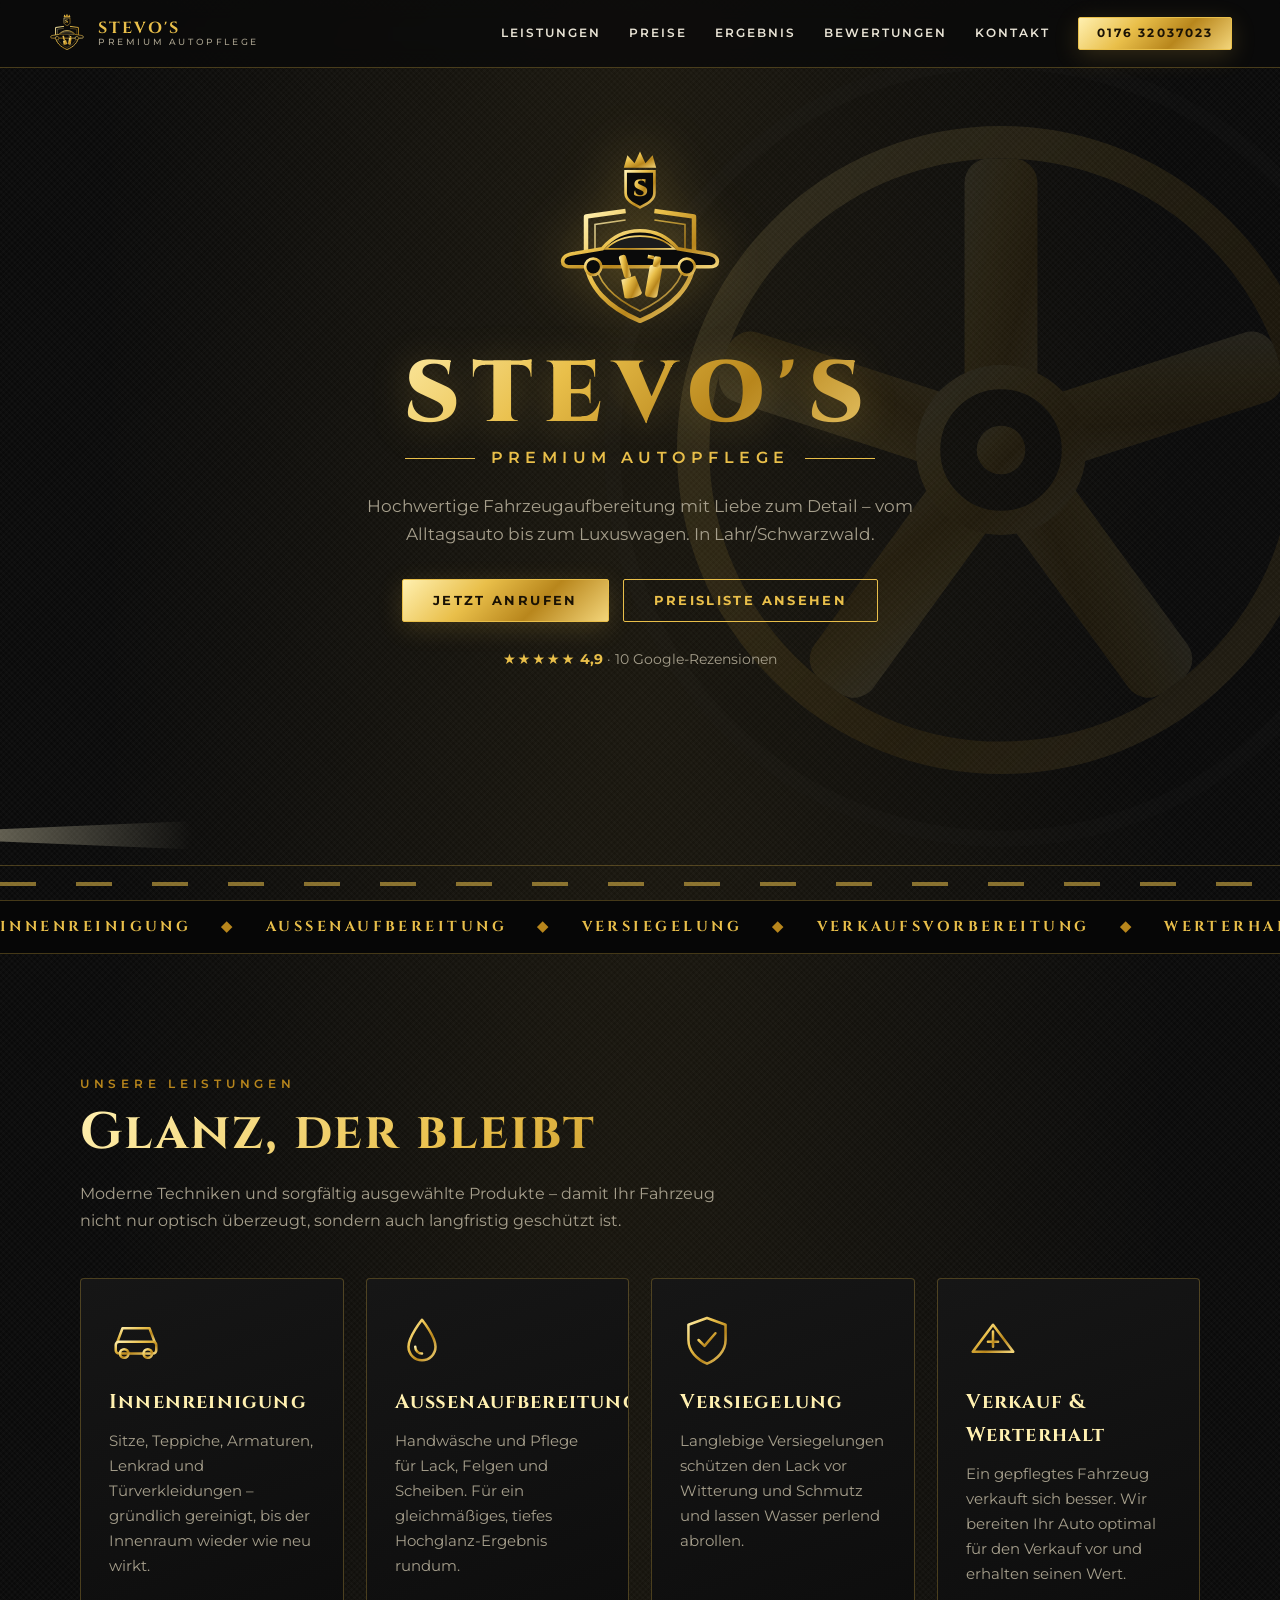
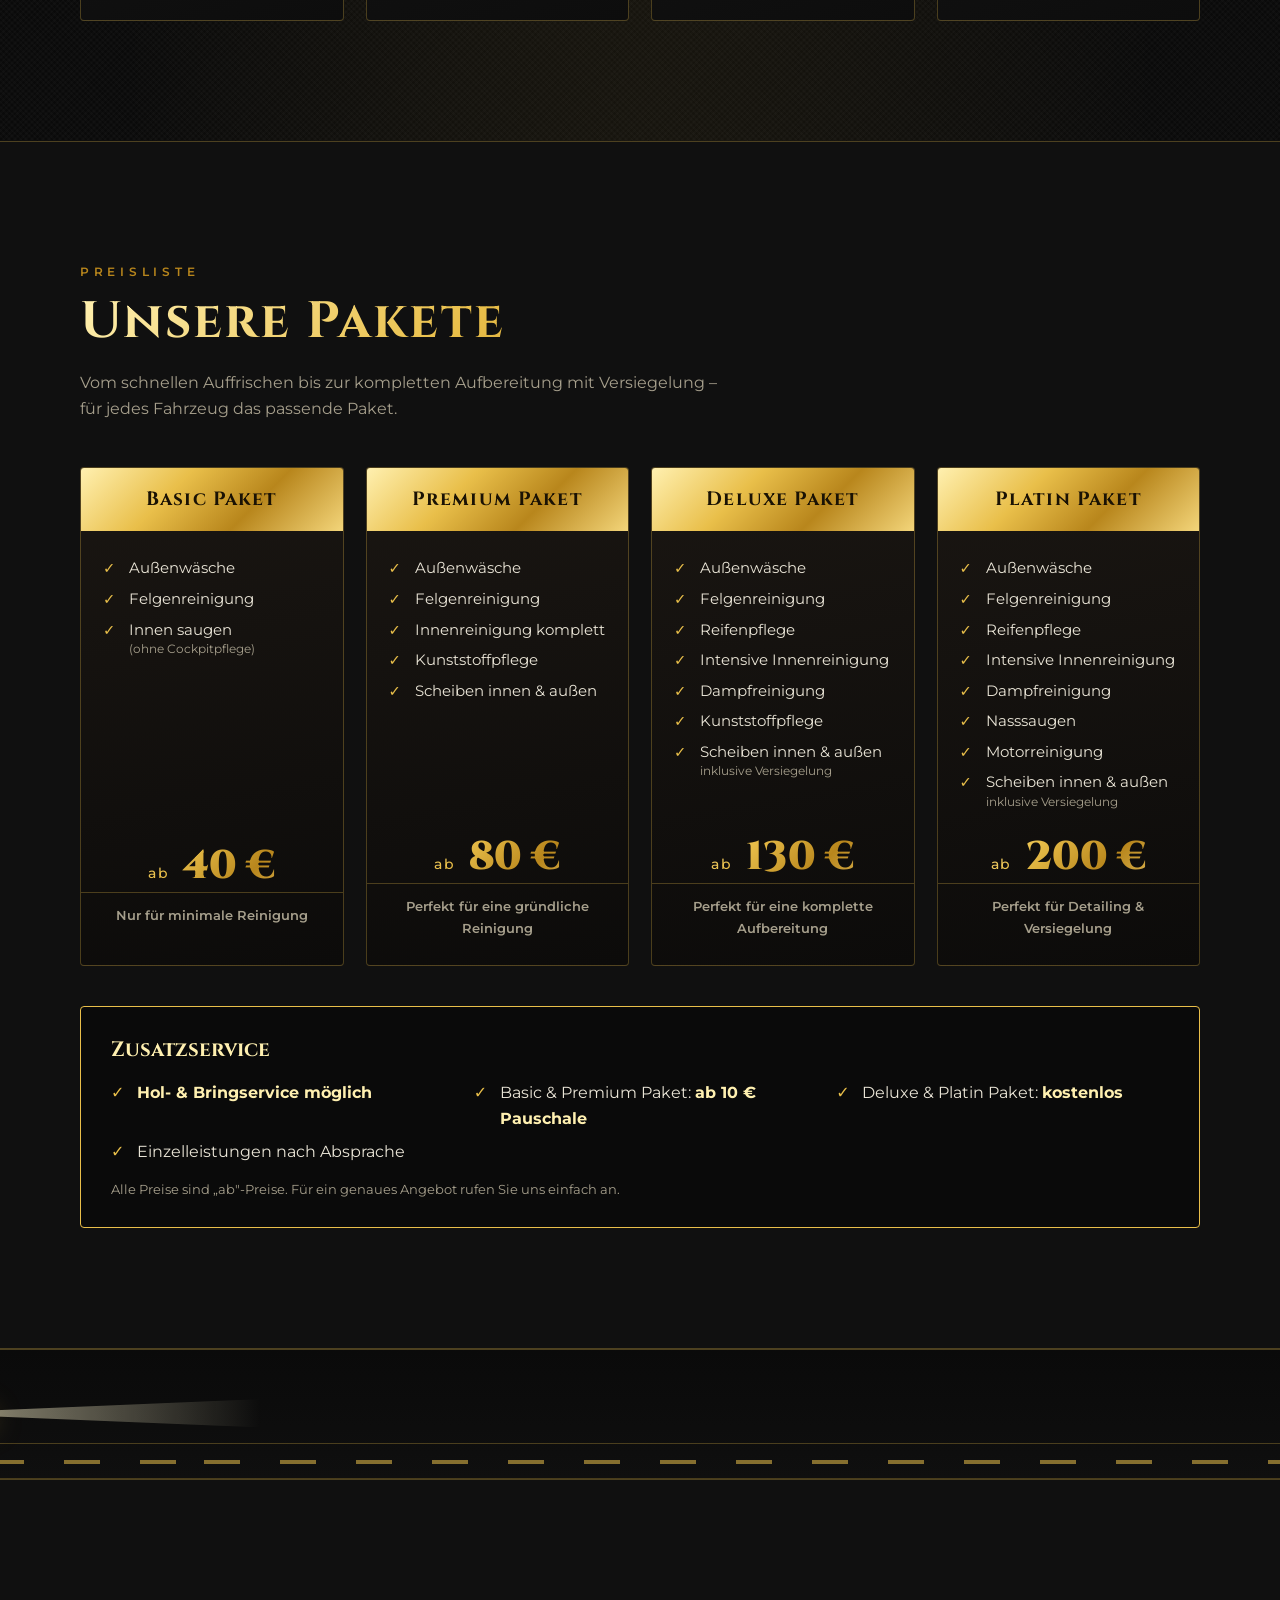
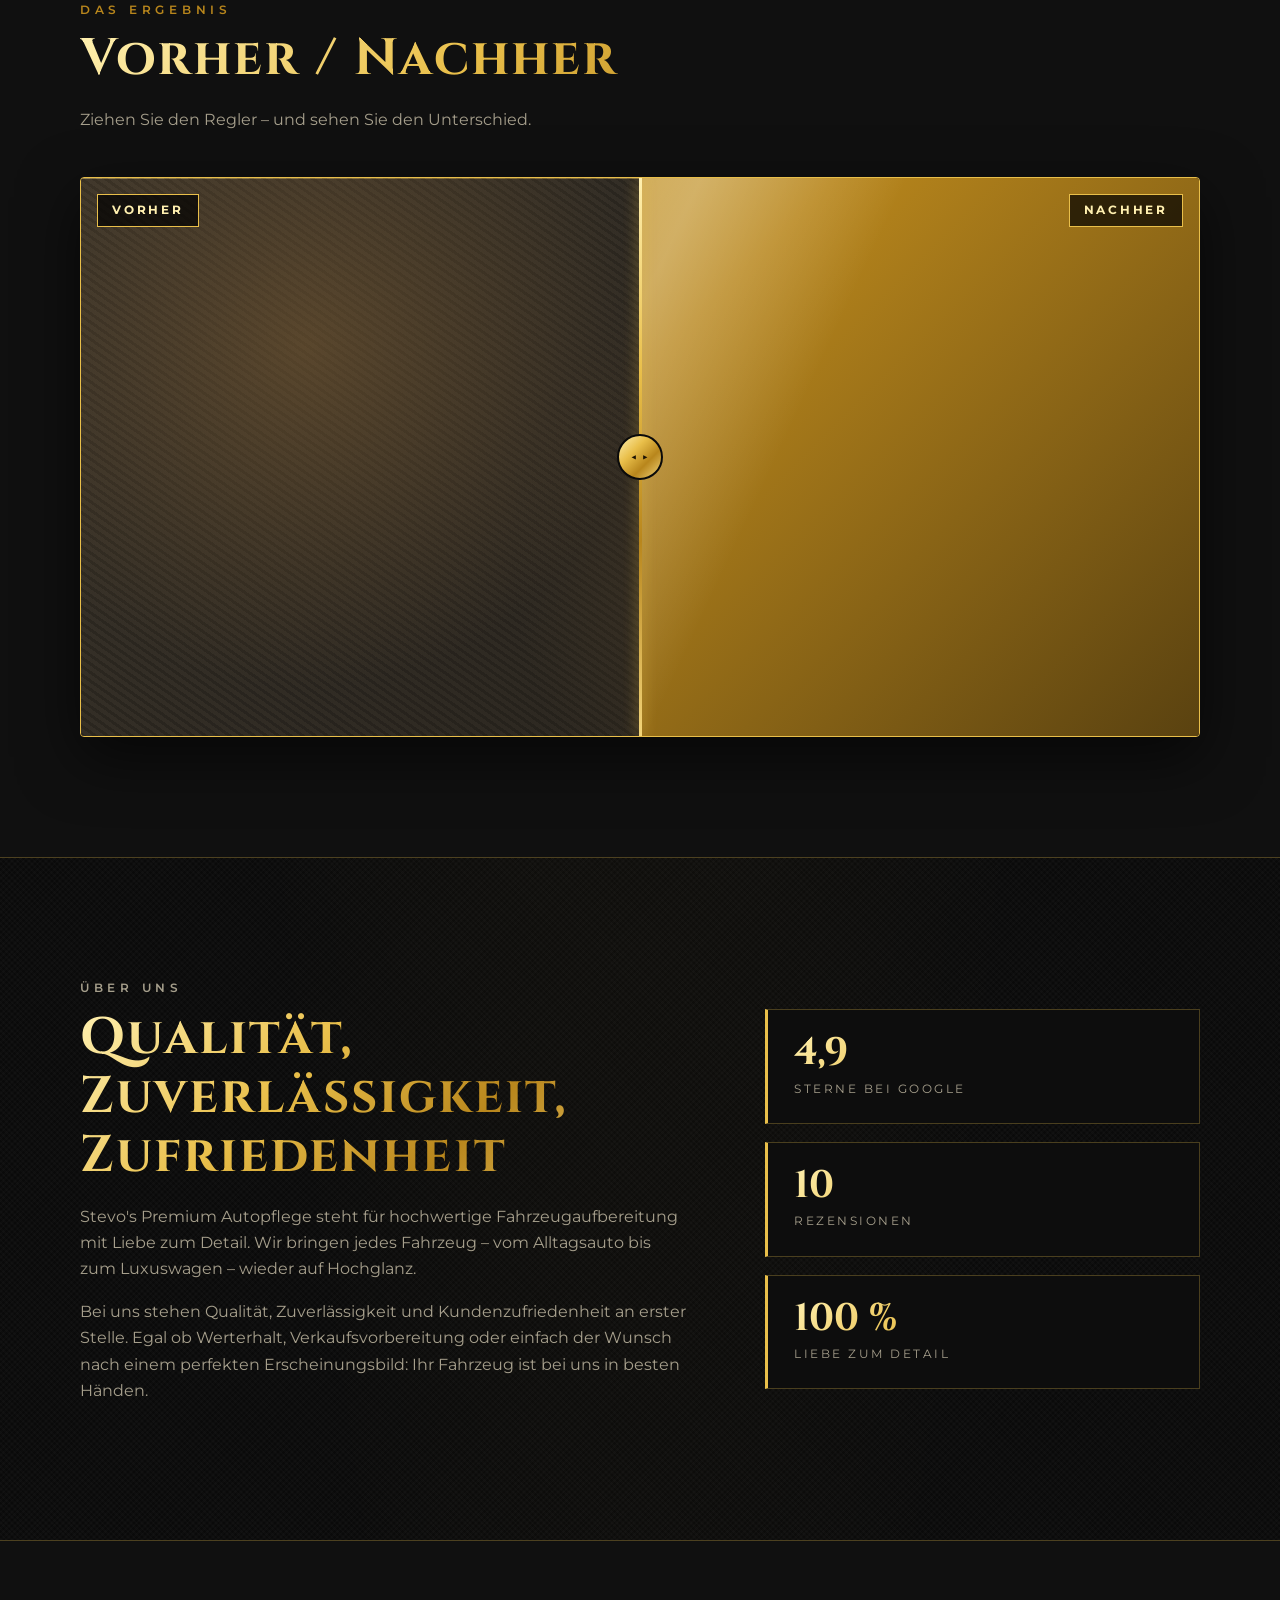
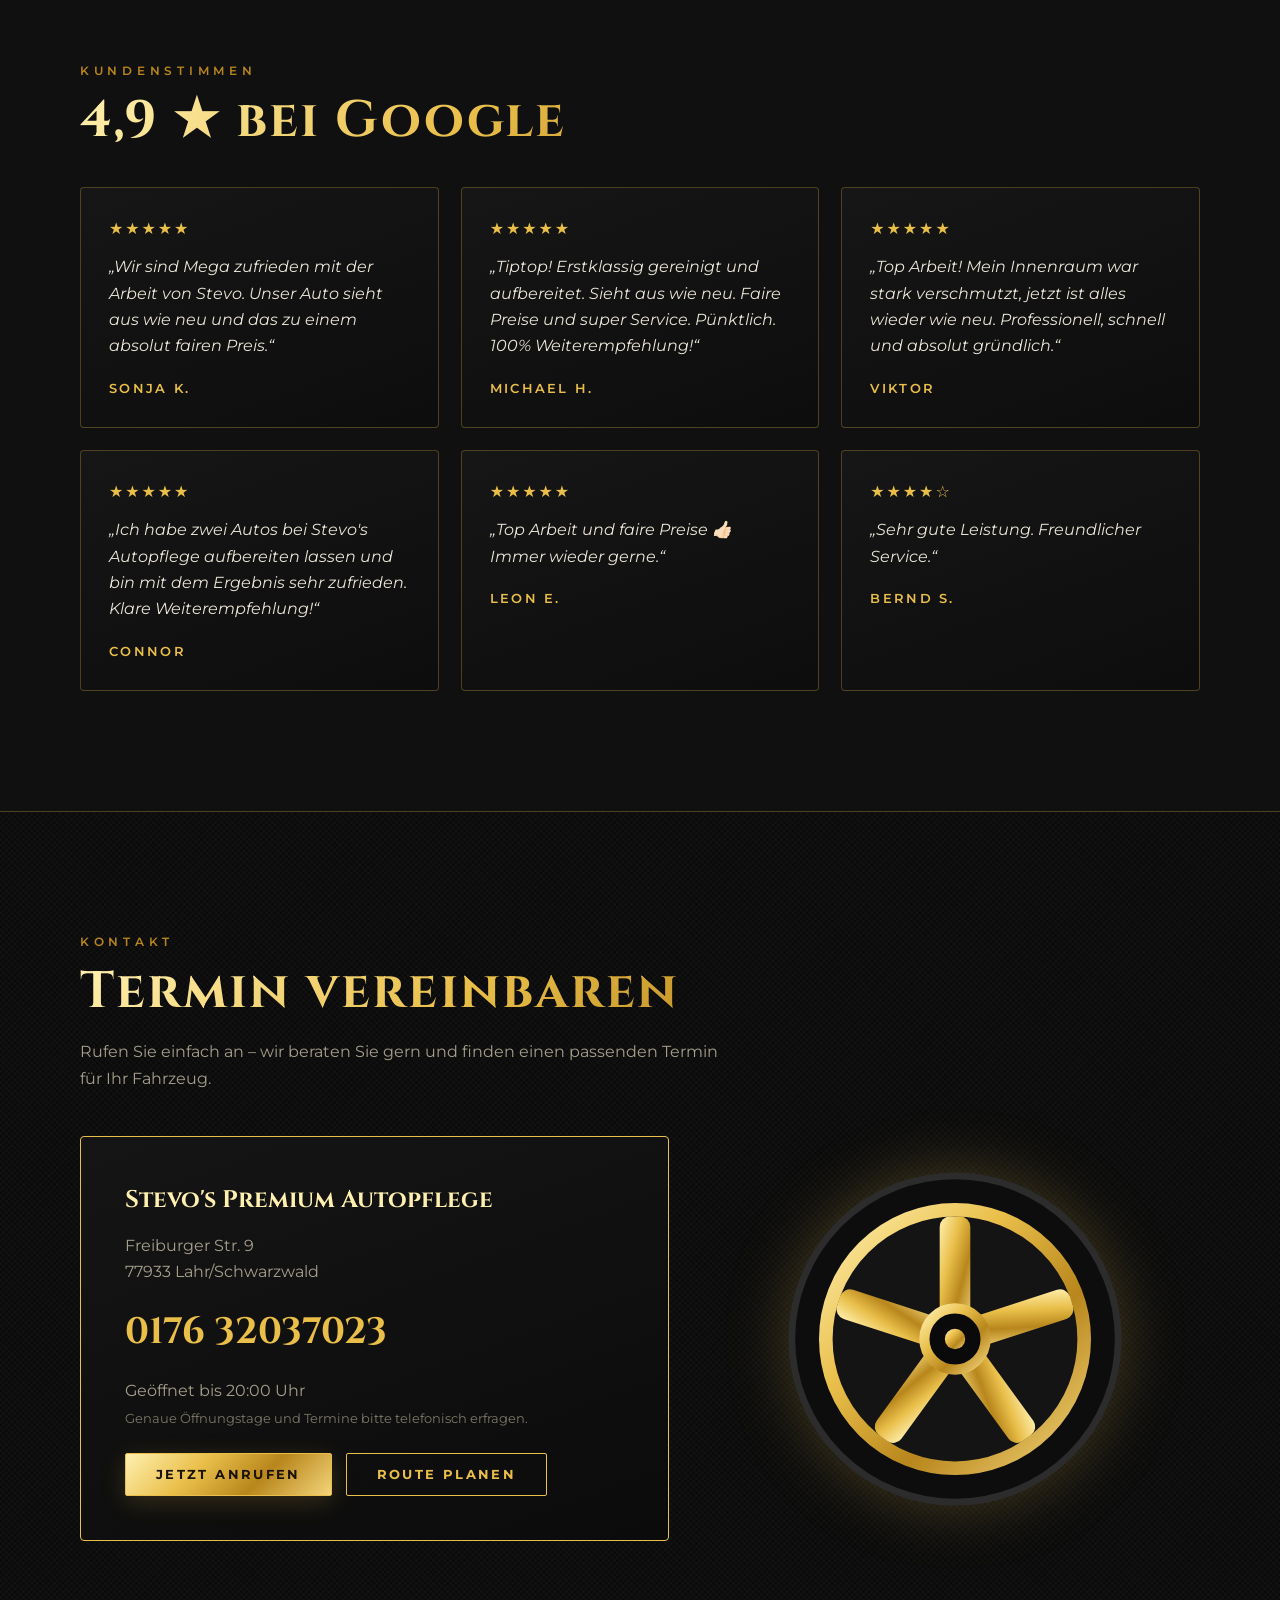
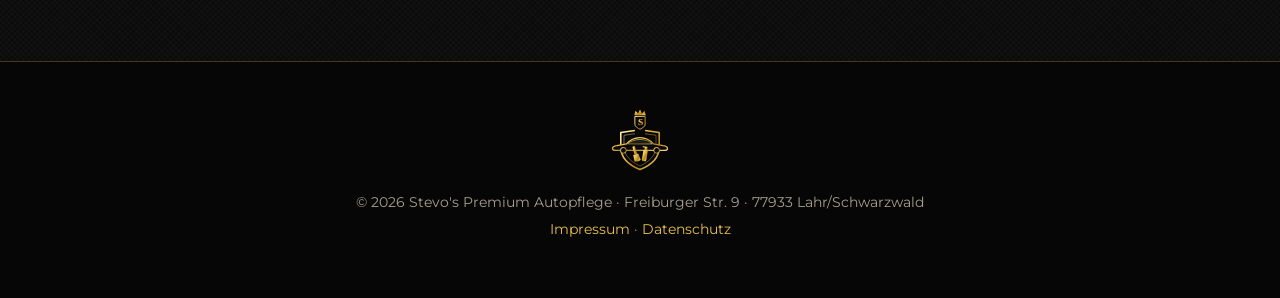
<file: index.html>
<!doctype html>
<html lang="de">
<head>
  <meta charset="utf-8">
  <meta name="viewport" content="width=device-width, initial-scale=1">
  <title>Stevo's Premium Autopflege – Fahrzeugaufbereitung in Lahr</title>
  <meta name="description" content="Stevo's Premium Autopflege in Lahr/Schwarzwald: Innen- und Außenreinigung, Aufbereitung und langlebige Versiegelung. 4,9 ★ bei Google. Jetzt anrufen: 0176 32037023.">
  <meta name="theme-color" content="#0a0a0a">
  <link rel="preconnect" href="https://fonts.googleapis.com">
  <link rel="preconnect" href="https://fonts.gstatic.com" crossorigin>
  <link href="https://fonts.googleapis.com/css2?family=Cinzel:wght@500;700;900&family=Montserrat:wght@400;500;600;700&display=swap" rel="stylesheet">
  <link rel="stylesheet" href="css/style.css">
  <script>document.documentElement.classList.add('js')</script>
  <script type="application/ld+json">
  {
    "@context": "https://schema.org",
    "@type": "AutoWash",
    "name": "Stevo's Premium Autopflege",
    "telephone": "+49 176 32037023",
    "address": {
      "@type": "PostalAddress",
      "streetAddress": "Freiburger Str. 9",
      "postalCode": "77933",
      "addressLocality": "Lahr/Schwarzwald",
      "addressCountry": "DE"
    },
    "aggregateRating": { "@type": "AggregateRating", "ratingValue": "4.9", "reviewCount": "10" }
  }
  </script>
</head>
<body>

<!-- SVG-Sprite: Logo, Felge -->
<svg width="0" height="0" style="position:absolute" aria-hidden="true" focusable="false">
  <defs>
    <linearGradient id="gold" x1="0" y1="0" x2="1" y2="1">
      <stop offset="0" stop-color="#fff0b0"/>
      <stop offset=".35" stop-color="#e9bf4a"/>
      <stop offset=".65" stop-color="#b8861c"/>
      <stop offset="1" stop-color="#f3d57a"/>
    </linearGradient>
  </defs>

  <!-- Logo-Nachbau (später durch das Original-Logo ersetzen: assets/logo.png) -->
  <symbol id="logo" viewBox="0 0 200 215">
    <!-- Krone -->
    <path d="M82 22 L86 8 L94 17 L100 4 L106 17 L114 8 L118 22 Z" fill="url(#gold)"/>
    <!-- S-Wappen -->
    <path d="M84 26 H116 V50 C116 58 108 62 100 66 C92 62 84 58 84 50 Z" fill="#0a0a0a" stroke="url(#gold)" stroke-width="3"/>
    <text x="100" y="53" text-anchor="middle" font-family="Cinzel, serif" font-weight="900" font-size="26" fill="url(#gold)">S</text>
    <!-- Schild -->
    <path d="M84 70 L40 76 V122 C40 154 66 178 100 192 C134 178 160 154 160 122 V76 L116 70" fill="none" stroke="url(#gold)" stroke-width="5" stroke-linejoin="round"/>
    <path d="M84 80 L50 85 V121 C50 148 72 168 100 181 C128 168 150 148 150 121 V85 L116 80" fill="none" stroke="url(#gold)" stroke-width="1.8" opacity=".8"/>
    <!-- Auto-Silhouette -->
    <path d="M14 126 C14 120 20 118 28 117 L58 112 C68 100 82 92 100 92 C118 92 132 100 142 112 L172 117 C180 118 186 120 186 126 C186 130 182 132 176 132 H24 C18 132 14 130 14 126 Z" fill="#0a0a0a" stroke="url(#gold)" stroke-width="4" stroke-linejoin="round"/>
    <path d="M62 112 C72 102 86 98 100 98 C114 98 128 102 138 112 Z" fill="#1c1c1c" stroke="url(#gold)" stroke-width="2"/>
    <circle cx="48" cy="132" r="9" fill="#0a0a0a" stroke="url(#gold)" stroke-width="3"/>
    <circle cx="152" cy="132" r="9" fill="#0a0a0a" stroke="url(#gold)" stroke-width="3"/>
    <!-- Pinsel -->
    <g transform="rotate(-16 88 148)" fill="url(#gold)">
      <rect x="84" y="118" width="8" height="26" rx="3"/>
      <path d="M80 144 H96 L98 164 C98 168 80 168 78 164 Z"/>
    </g>
    <!-- Sprühflasche -->
    <g transform="rotate(10 114 148)" fill="url(#gold)">
      <rect x="108" y="130" width="14" height="36" rx="4"/>
      <rect x="111" y="120" width="8" height="12" rx="2"/>
      <path d="M111 120 H104 V124 H111 Z"/>
    </g>
  </symbol>

  <!-- Felge -->
  <symbol id="rim" viewBox="0 0 100 100">
    <circle cx="50" cy="50" r="48" fill="#0d0d0d" stroke="#2c2c2c" stroke-width="2"/>
    <circle cx="50" cy="50" r="38" fill="#141414" stroke="url(#gold)" stroke-width="4"/>
    <g fill="url(#gold)">
      <rect x="45.5" y="14" width="9" height="34" rx="3"/>
      <rect x="45.5" y="14" width="9" height="34" rx="3" transform="rotate(72 50 50)"/>
      <rect x="45.5" y="14" width="9" height="34" rx="3" transform="rotate(144 50 50)"/>
      <rect x="45.5" y="14" width="9" height="34" rx="3" transform="rotate(216 50 50)"/>
      <rect x="45.5" y="14" width="9" height="34" rx="3" transform="rotate(288 50 50)"/>
    </g>
    <circle cx="50" cy="50" r="9" fill="#0a0a0a" stroke="url(#gold)" stroke-width="3"/>
    <circle cx="50" cy="50" r="3" fill="url(#gold)"/>
  </symbol>

  <!-- Sportwagen (Karosserie) -->
  <symbol id="carbody" viewBox="0 0 400 120">
    <path d="M8 88 V76 C8 71 12 68 19 67 L60 59 C80 41 110 29 150 27 H232 C264 29 288 43 306 57 L372 65 C384 67 392 73 392 81 V88 H346 A36 36 0 0 0 274 88 H126 A36 36 0 0 0 54 88 Z"
          fill="#0e0e0e" stroke="url(#gold)" stroke-width="3" stroke-linejoin="round"/>
    <path d="M72 60 C90 45 116 36 150 34 H230 C256 36 274 47 292 59 Z" fill="#1c1c1c" stroke="url(#gold)" stroke-width="2"/>
    <path d="M168 34 L160 59 M222 34 L226 59" stroke="url(#gold)" stroke-width="2"/>
    <path d="M30 74 H370" stroke="url(#gold)" stroke-width="1.5" opacity=".7"/>
    <path d="M8 76 L-4 64 H26 L30 70" fill="#0e0e0e" stroke="url(#gold)" stroke-width="2.5" stroke-linejoin="round"/>
    <path d="M366 72 L392 76 L388 70 Z" fill="#fff6cf"/>
    <rect x="12" y="73" width="14" height="4" rx="2" fill="#ff3b30"/>
  </symbol>
</svg>

<!-- Intro: drehende Felge (reines CSS, blendet sich selbst aus) -->
<div class="intro" aria-hidden="true">
  <svg class="intro__rim"><use href="#rim"/></svg>
</div>

<header class="nav" id="top">
  <a class="nav__brand" href="#top" aria-label="Stevo's Premium Autopflege – Startseite">
    <svg class="nav__logo" viewBox="0 0 200 215"><use href="#logo"/></svg>
    <span>Stevo's <small>Premium Autopflege</small></span>
  </a>
  <button class="nav__toggle" aria-label="Menü" aria-expanded="false"><span></span><span></span><span></span></button>
  <nav class="nav__links" id="menu">
    <a href="#leistungen">Leistungen</a>
    <a href="#preise">Preise</a>
    <a href="#ergebnis">Ergebnis</a>
    <a href="#bewertungen">Bewertungen</a>
    <a href="#kontakt">Kontakt</a>
    <a class="btn btn--small" href="tel:+4917632037023">0176 32037023</a>
  </nav>
</header>

<main>
  <!-- HERO -->
  <section class="hero">
    <svg class="hero__bgrim" id="bgrim" viewBox="0 0 100 100" aria-hidden="true"><use href="#rim"/></svg>
    <div class="sparkles" aria-hidden="true"></div>

    <div class="hero__inner">
      <button class="hero__logo" id="logoBtn" aria-label="Logo – klicken für eine Spritztour">
        <svg viewBox="0 0 200 215"><use href="#logo"/></svg>
      </button>
      <h1 class="gold-text">STEVO'S</h1>
      <p class="hero__sub"><span></span>PREMIUM AUTOPFLEGE<span></span></p>
      <p class="hero__lead">Hochwertige Fahrzeugaufbereitung mit Liebe zum Detail – vom Alltagsauto bis zum Luxuswagen. In Lahr/Schwarzwald.</p>
      <div class="hero__cta">
        <a class="btn" href="tel:+4917632037023">Jetzt anrufen</a>
        <a class="btn btn--ghost" href="#preise">Preisliste ansehen</a>
      </div>
      <div class="hero__rating" aria-label="4,9 von 5 Sternen bei Google">
        <span class="stars">★★★★★</span> <strong>4,9</strong> <span>· 10 Google-Rezensionen</span>
      </div>
    </div>

    <!-- Rennwagen fährt durchs Bild -->
    <div class="road road--hero" aria-hidden="true">
      <div class="car car--drive" id="heroCar">
        <i class="car__lines"></i>
        <svg class="car__body" viewBox="0 0 400 120"><use href="#carbody"/></svg>
        <svg class="wheel wheel--a" viewBox="0 0 100 100"><use href="#rim"/></svg>
        <svg class="wheel wheel--b" viewBox="0 0 100 100"><use href="#rim"/></svg>
        <i class="car__beam"></i>
      </div>
      <div class="road__line"></div>
    </div>
  </section>

  <!-- LAUFBAND -->
  <div class="ticker" aria-hidden="true">
    <div class="ticker__track">
      <span>Innenreinigung</span><span>◆</span><span>Außenaufbereitung</span><span>◆</span><span>Versiegelung</span><span>◆</span><span>Verkaufsvorbereitung</span><span>◆</span><span>Werterhalt</span><span>◆</span>
      <span>Innenreinigung</span><span>◆</span><span>Außenaufbereitung</span><span>◆</span><span>Versiegelung</span><span>◆</span><span>Verkaufsvorbereitung</span><span>◆</span><span>Werterhalt</span><span>◆</span>
    </div>
  </div>

  <!-- LEISTUNGEN -->
  <section class="section" id="leistungen">
    <div class="wrap">
      <p class="eyebrow reveal">Unsere Leistungen</p>
      <h2 class="gold-text reveal">Glanz, der bleibt</h2>
      <p class="section__lead reveal">Moderne Techniken und sorgfältig ausgewählte Produkte – damit Ihr Fahrzeug nicht nur optisch überzeugt, sondern auch langfristig geschützt ist.</p>

      <div class="cards">
        <article class="card reveal">
          <svg class="card__icon" viewBox="0 0 64 64" fill="none" stroke="url(#gold)" stroke-width="3" stroke-linecap="round" stroke-linejoin="round"><path d="M10 34 L16 18 H48 L54 34"/><rect x="8" y="34" width="48" height="14" rx="4"/><circle cx="18" cy="48" r="5"/><circle cx="46" cy="48" r="5"/><path d="M22 26 H42"/></svg>
          <h3>Innenreinigung</h3>
          <p>Sitze, Teppiche, Armaturen, Lenkrad und Türverkleidungen – gründlich gereinigt, bis der Innenraum wieder wie neu wirkt.</p>
        </article>
        <article class="card reveal">
          <svg class="card__icon" viewBox="0 0 64 64" fill="none" stroke="url(#gold)" stroke-width="3" stroke-linecap="round" stroke-linejoin="round"><path d="M32 8 C32 8 16 28 16 40 A16 16 0 0 0 48 40 C48 28 32 8 32 8 Z"/><path d="M24 40 A8 8 0 0 0 32 48"/></svg>
          <h3>Außenaufbereitung</h3>
          <p>Handwäsche und Pflege für Lack, Felgen und Scheiben. Für ein gleichmäßiges, tiefes Hochglanz-Ergebnis rundum.</p>
        </article>
        <article class="card reveal">
          <svg class="card__icon" viewBox="0 0 64 64" fill="none" stroke="url(#gold)" stroke-width="3" stroke-linecap="round" stroke-linejoin="round"><path d="M32 6 L54 14 V32 C54 45 44 55 32 60 C20 55 10 45 10 32 V14 Z"/><path d="M22 32 L29 39 L42 24"/></svg>
          <h3>Versiegelung</h3>
          <p>Langlebige Versiegelungen schützen den Lack vor Witterung und Schmutz und lassen Wasser perlend abrollen.</p>
        </article>
        <article class="card reveal">
          <svg class="card__icon" viewBox="0 0 64 64" fill="none" stroke="url(#gold)" stroke-width="3" stroke-linecap="round" stroke-linejoin="round"><path d="M8 40 L32 8 L56 40 Z" transform="translate(0 6)"/><path d="M32 22 V40 M26 34 H38"/></svg>
          <h3>Verkauf &amp; Werterhalt</h3>
          <p>Ein gepflegtes Fahrzeug verkauft sich besser. Wir bereiten Ihr Auto optimal für den Verkauf vor und erhalten seinen Wert.</p>
        </article>
      </div>
    </div>
  </section>

  <!-- PREISE -->
  <section class="section section--dark" id="preise">
    <div class="wrap">
      <p class="eyebrow reveal">Preisliste</p>
      <h2 class="gold-text reveal">Unsere Pakete</h2>
      <p class="section__lead reveal">Vom schnellen Auffrischen bis zur kompletten Aufbereitung mit Versiegelung – für jedes Fahrzeug das passende Paket.</p>

      <div class="packages">
        <article class="pkg reveal">
          <h3 class="pkg__name">Basic Paket</h3>
          <ul class="pkg__list">
            <li>Außenwäsche</li>
            <li>Felgenreinigung</li>
            <li>Innen saugen <small>(ohne Cockpitpflege)</small></li>
          </ul>
          <p class="pkg__price"><small>ab</small> 40&nbsp;€</p>
          <p class="pkg__note">Nur für minimale Reinigung</p>
        </article>
        <article class="pkg reveal">
          <h3 class="pkg__name">Premium Paket</h3>
          <ul class="pkg__list">
            <li>Außenwäsche</li>
            <li>Felgenreinigung</li>
            <li>Innenreinigung komplett</li>
            <li>Kunststoffpflege</li>
            <li>Scheiben innen &amp; außen</li>
          </ul>
          <p class="pkg__price"><small>ab</small> 80&nbsp;€</p>
          <p class="pkg__note">Perfekt für eine gründliche Reinigung</p>
        </article>
        <article class="pkg reveal">
          <h3 class="pkg__name">Deluxe Paket</h3>
          <ul class="pkg__list">
            <li>Außenwäsche</li>
            <li>Felgenreinigung</li>
            <li>Reifenpflege</li>
            <li>Intensive Innenreinigung</li>
            <li>Dampfreinigung</li>
            <li>Kunststoffpflege</li>
            <li>Scheiben innen &amp; außen <small>inklusive Versiegelung</small></li>
          </ul>
          <p class="pkg__price"><small>ab</small> 130&nbsp;€</p>
          <p class="pkg__note">Perfekt für eine komplette Aufbereitung</p>
        </article>
        <article class="pkg reveal">
          <h3 class="pkg__name">Platin Paket</h3>
          <ul class="pkg__list">
            <li>Außenwäsche</li>
            <li>Felgenreinigung</li>
            <li>Reifenpflege</li>
            <li>Intensive Innenreinigung</li>
            <li>Dampfreinigung</li>
            <li>Nasssaugen</li>
            <li>Motorreinigung</li>
            <li>Scheiben innen &amp; außen <small>inklusive Versiegelung</small></li>
          </ul>
          <p class="pkg__price"><small>ab</small> 200&nbsp;€</p>
          <p class="pkg__note">Perfekt für Detailing &amp; Versiegelung</p>
        </article>
      </div>

      <div class="extras reveal">
        <h3>Zusatzservice</h3>
        <ul>
          <li><strong>Hol- &amp; Bringservice möglich</strong></li>
          <li>Basic &amp; Premium Paket: <strong>ab 10&nbsp;€ Pauschale</strong></li>
          <li>Deluxe &amp; Platin Paket: <strong>kostenlos</strong></li>
          <li>Einzelleistungen nach Absprache</li>
        </ul>
        <p class="extras__hint">Alle Preise sind „ab"-Preise. Für ein genaues Angebot rufen Sie uns einfach an.</p>
      </div>
    </div>
  </section>

  <!-- Straße mit scrollgesteuertem Auto -->
  <div class="road road--scroll" id="scrollRoad" aria-hidden="true">
    <div class="car" id="scrollCar">
      <i class="car__lines"></i>
      <svg class="car__body" viewBox="0 0 400 120"><use href="#carbody"/></svg>
      <svg class="wheel wheel--a" viewBox="0 0 100 100"><use href="#rim"/></svg>
      <svg class="wheel wheel--b" viewBox="0 0 100 100"><use href="#rim"/></svg>
      <i class="car__beam"></i>
    </div>
    <div class="road__line" id="scrollLine"></div>
  </div>

  <!-- VORHER / NACHHER -->
  <section class="section section--dark" id="ergebnis">
    <div class="wrap">
      <p class="eyebrow reveal">Das Ergebnis</p>
      <h2 class="gold-text reveal">Vorher&nbsp;/&nbsp;Nachher</h2>
      <p class="section__lead reveal">Ziehen Sie den Regler – und sehen Sie den Unterschied.</p>

      <!-- Echte Fotos eintragen: style="--before-img:url(assets/vorher.jpg); --after-img:url(assets/nachher.jpg)" -->
      <div class="ba reveal" id="ba" style="--pos:50%">
        <div class="ba__layer ba__after"><span class="ba__tag ba__tag--r">Nachher</span></div>
        <div class="ba__layer ba__before"><span class="ba__tag">Vorher</span></div>
        <div class="ba__handle" aria-hidden="true"><span>◀ ▶</span></div>
        <input class="ba__range" type="range" min="0" max="100" value="50" aria-label="Vorher-Nachher-Regler">
      </div>
    </div>
  </section>

  <!-- ÜBER UNS -->
  <section class="section">
    <div class="wrap about">
      <div class="about__text">
        <p class="eyebrow reveal">Über uns</p>
        <h2 class="gold-text reveal">Qualität, Zuverlässigkeit, Zufriedenheit</h2>
        <p class="reveal">Stevo's Premium Autopflege steht für hochwertige Fahrzeugaufbereitung mit Liebe zum Detail. Wir bringen jedes Fahrzeug – vom Alltagsauto bis zum Luxuswagen – wieder auf Hochglanz.</p>
        <p class="reveal">Bei uns stehen Qualität, Zuverlässigkeit und Kundenzufriedenheit an erster Stelle. Egal ob Werterhalt, Verkaufsvorbereitung oder einfach der Wunsch nach einem perfekten Erscheinungsbild: Ihr Fahrzeug ist bei uns in besten Händen.</p>
      </div>
      <div class="about__stats">
        <div class="stat reveal"><strong data-count="4.9" data-dec="1">4,9</strong><span>Sterne bei Google</span></div>
        <div class="stat reveal"><strong data-count="10">10</strong><span>Rezensionen</span></div>
        <div class="stat reveal"><strong>100&nbsp;%</strong><span>Liebe zum Detail</span></div>
      </div>
    </div>
  </section>

  <!-- BEWERTUNGEN -->
  <section class="section section--dark" id="bewertungen">
    <div class="wrap">
      <p class="eyebrow reveal">Kundenstimmen</p>
      <h2 class="gold-text reveal">4,9 ★ bei Google</h2>

      <div class="reviews">
        <blockquote class="review reveal">
          <span class="stars">★★★★★</span>
          <p>„Wir sind Mega zufrieden mit der Arbeit von Stevo. Unser Auto sieht aus wie neu und das zu einem absolut fairen Preis.“</p>
          <footer>Sonja K.</footer>
        </blockquote>
        <blockquote class="review reveal">
          <span class="stars">★★★★★</span>
          <p>„Tiptop! Erstklassig gereinigt und aufbereitet. Sieht aus wie neu. Faire Preise und super Service. Pünktlich. 100% Weiterempfehlung!“</p>
          <footer>Michael H.</footer>
        </blockquote>
        <blockquote class="review reveal">
          <span class="stars">★★★★★</span>
          <p>„Top Arbeit! Mein Innenraum war stark verschmutzt, jetzt ist alles wieder wie neu. Professionell, schnell und absolut gründlich.“</p>
          <footer>Viktor</footer>
        </blockquote>
        <blockquote class="review reveal">
          <span class="stars">★★★★★</span>
          <p>„Ich habe zwei Autos bei Stevo's Autopflege aufbereiten lassen und bin mit dem Ergebnis sehr zufrieden. Klare Weiterempfehlung!“</p>
          <footer>Connor</footer>
        </blockquote>
        <blockquote class="review reveal">
          <span class="stars">★★★★★</span>
          <p>„Top Arbeit und faire Preise 👍🏻 Immer wieder gerne.“</p>
          <footer>Leon E.</footer>
        </blockquote>
        <blockquote class="review reveal">
          <span class="stars">★★★★☆</span>
          <p>„Sehr gute Leistung. Freundlicher Service.“</p>
          <footer>Bernd S.</footer>
        </blockquote>
      </div>
    </div>
  </section>

  <!-- KONTAKT -->
  <section class="section" id="kontakt">
    <div class="wrap">
      <p class="eyebrow reveal">Kontakt</p>
      <h2 class="gold-text reveal">Termin vereinbaren</h2>
      <p class="section__lead reveal">Rufen Sie einfach an – wir beraten Sie gern und finden einen passenden Termin für Ihr Fahrzeug.</p>

      <div class="contact">
        <div class="contact__box reveal">
          <h3>Stevo's Premium Autopflege</h3>
          <address>Freiburger Str. 9<br>77933 Lahr/Schwarzwald</address>
          <p><a class="contact__phone" href="tel:+4917632037023">0176 32037023</a></p>
          <p class="contact__hours">Geöffnet bis 20:00 Uhr<br><small>Genaue Öffnungstage und Termine bitte telefonisch erfragen.</small></p>
          <div class="hero__cta">
            <a class="btn" href="tel:+4917632037023">Jetzt anrufen</a>
            <a class="btn btn--ghost" target="_blank" rel="noopener" href="https://www.google.com/maps/search/?api=1&query=Freiburger+Str.+9+77933+Lahr">Route planen</a>
          </div>
        </div>
        <div class="contact__wheel reveal" aria-hidden="true">
          <svg class="spin-slow" viewBox="0 0 100 100"><use href="#rim"/></svg>
        </div>
      </div>
    </div>
  </section>
</main>

<footer class="footer">
  <svg class="footer__logo" viewBox="0 0 200 215"><use href="#logo"/></svg>
  <p>© <span id="year">2026</span> Stevo's Premium Autopflege · Freiburger Str. 9 · 77933 Lahr/Schwarzwald</p>
  <p><a href="impressum.html">Impressum</a> · <a href="datenschutz.html">Datenschutz</a></p>
</footer>

<script src="js/main.js"></script>
</body>
</html>
</file>
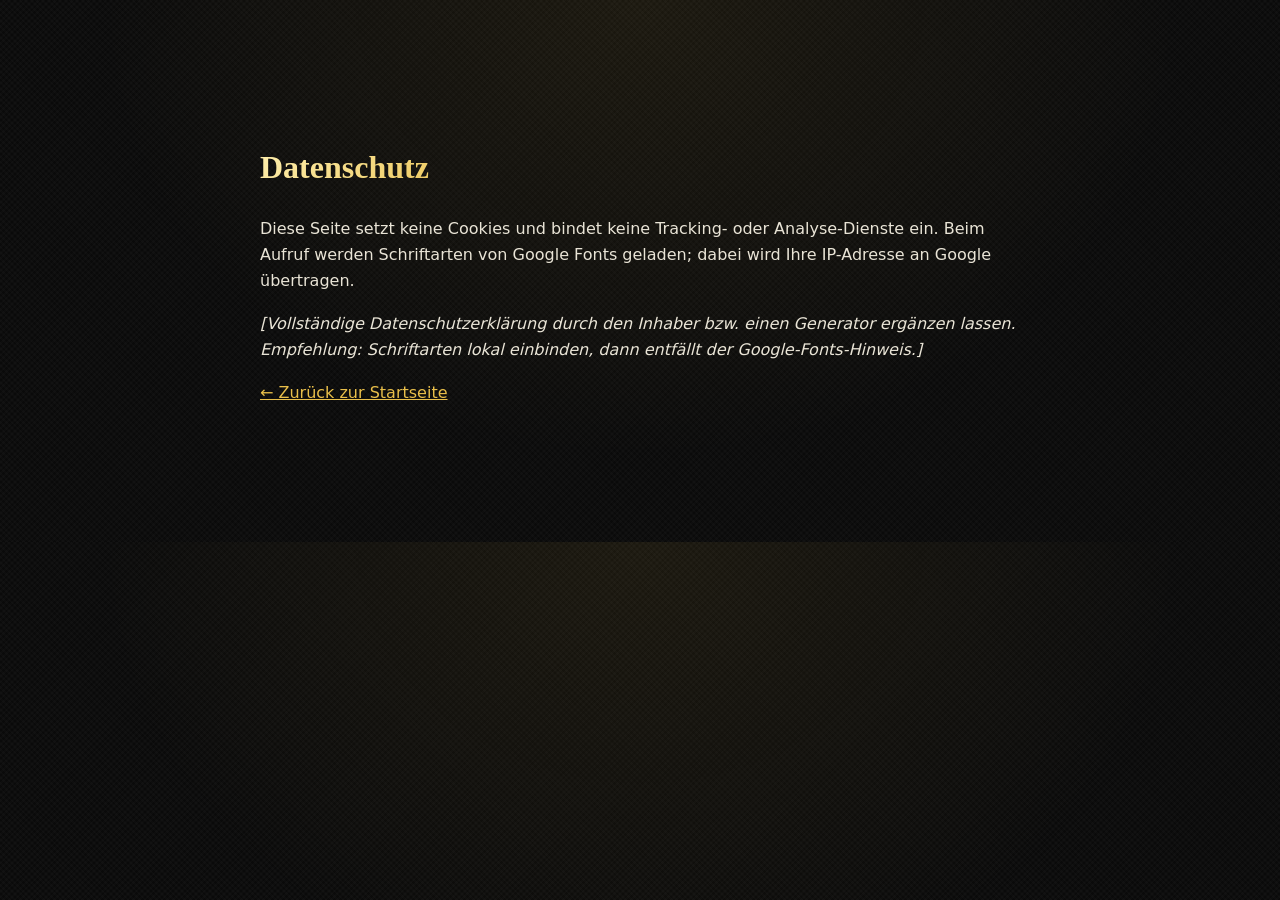
<file: datenschutz.html>
<!doctype html>
<html lang="de">
<head>
  <meta charset="utf-8">
  <meta name="viewport" content="width=device-width, initial-scale=1">
  <meta name="robots" content="noindex">
  <title>Datenschutz – Stevo's Premium Autopflege</title>
  <link rel="stylesheet" href="css/style.css">
</head>
<body>
  <main class="section" style="padding-top:120px">
    <div class="wrap" style="max-width:760px">
      <h1 class="gold-text" style="font-family:var(--font-head)">Datenschutz</h1>
      <!-- TODO: Vom Inhaber ausfüllen lassen (rechtlich erforderlich) -->
      <p>Diese Seite setzt keine Cookies und bindet keine Tracking- oder Analyse-Dienste ein. Beim Aufruf werden Schriftarten von Google Fonts geladen; dabei wird Ihre IP-Adresse an Google übertragen.</p>
      <p><em>[Vollständige Datenschutzerklärung durch den Inhaber bzw. einen Generator ergänzen lassen. Empfehlung: Schriftarten lokal einbinden, dann entfällt der Google-Fonts-Hinweis.]</em></p>
      <p><a href="index.html" style="color:var(--gold-2)">← Zurück zur Startseite</a></p>
    </div>
  </main>
</body>
</html>
</file>
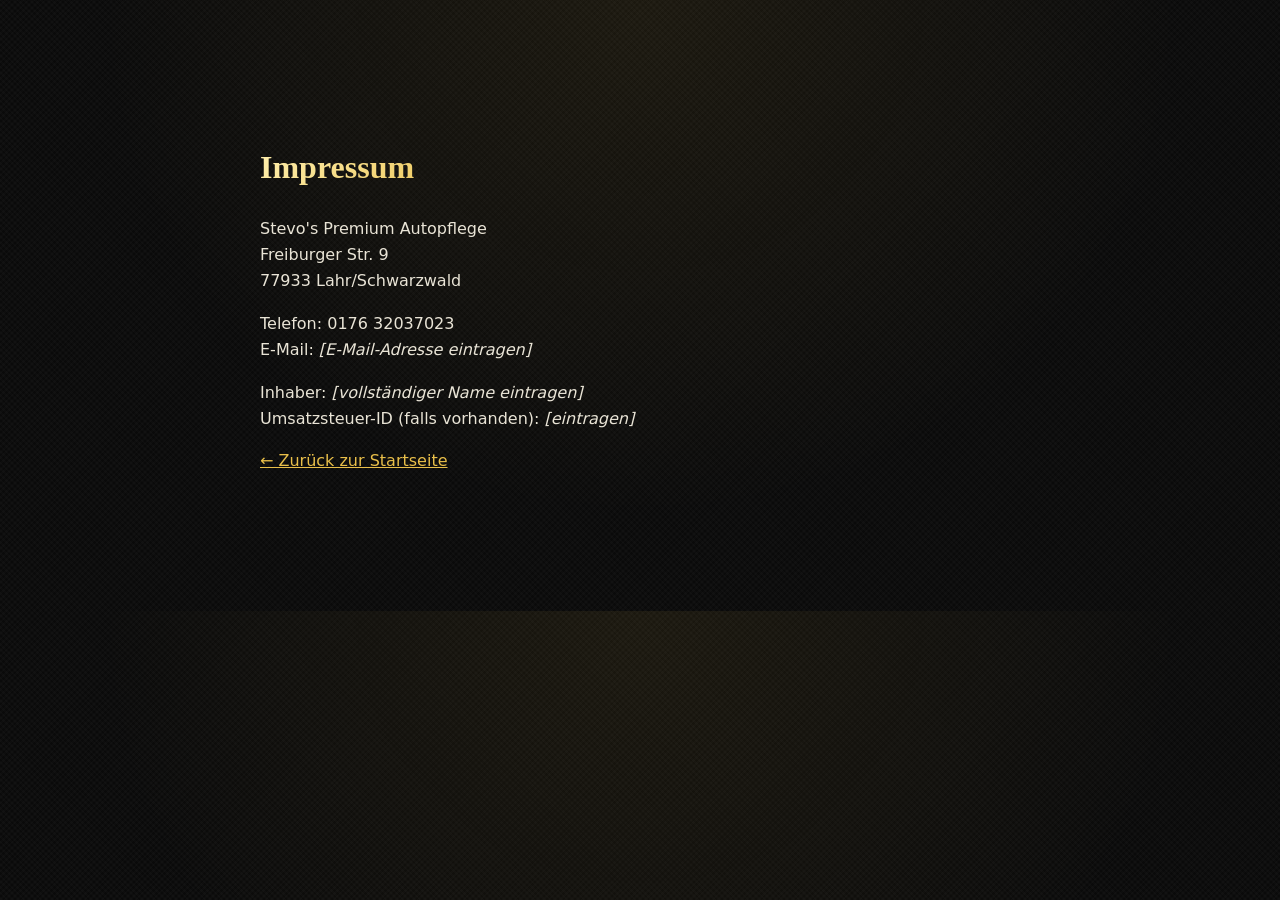
<file: impressum.html>
<!doctype html>
<html lang="de">
<head>
  <meta charset="utf-8">
  <meta name="viewport" content="width=device-width, initial-scale=1">
  <meta name="robots" content="noindex">
  <title>Impressum – Stevo's Premium Autopflege</title>
  <link rel="stylesheet" href="css/style.css">
</head>
<body>
  <main class="section" style="padding-top:120px">
    <div class="wrap" style="max-width:760px">
      <h1 class="gold-text" style="font-family:var(--font-head)">Impressum</h1>
      <!-- TODO: Vom Inhaber ausfüllen lassen (rechtlich erforderlich) -->
      <p>Stevo's Premium Autopflege<br>Freiburger Str. 9<br>77933 Lahr/Schwarzwald</p>
      <p>Telefon: 0176 32037023<br>E-Mail: <em>[E-Mail-Adresse eintragen]</em></p>
      <p>Inhaber: <em>[vollständiger Name eintragen]</em><br>Umsatzsteuer-ID (falls vorhanden): <em>[eintragen]</em></p>
      <p><a href="index.html" style="color:var(--gold-2)">← Zurück zur Startseite</a></p>
    </div>
  </main>
</body>
</html>
</file>
<file: css/style.css>
:root {
  --bg: #0a0a0a;
  --bg-2: #101010;
  --text: #e9e4d6;
  --muted: #a69f8c;
  --gold-1: #fff0b0;
  --gold-2: #e9bf4a;
  --gold-3: #b8861c;
  --gold: linear-gradient(135deg, #fff0b0 0%, #e9bf4a 35%, #b8861c 65%, #f3d57a 100%);
  --line: rgba(233, 191, 74, .28);
  --font-head: "Cinzel", "Times New Roman", serif;
  --font-body: "Montserrat", system-ui, -apple-system, "Segoe UI", sans-serif;
  --nav-h: 68px;
}

*, *::before, *::after { box-sizing: border-box; }
html { scroll-behavior: smooth; scroll-padding-top: var(--nav-h); }
body {
  margin: 0;
  font-family: var(--font-body);
  color: var(--text);
  line-height: 1.65;
  background-color: var(--bg);
  /* feine Carbon/Leder-Struktur wie im Logo-Hintergrund */
  background-image:
    radial-gradient(ellipse at 50% 0%, rgba(233,191,74,.08), transparent 60%),
    repeating-linear-gradient(45deg, rgba(255,255,255,.015) 0 2px, transparent 2px 4px),
    repeating-linear-gradient(-45deg, rgba(255,255,255,.015) 0 2px, transparent 2px 4px);
  overflow-x: hidden;
}
img, svg { display: block; max-width: 100%; }
a { color: inherit; }
address { font-style: normal; }

.wrap { width: min(1120px, 100% - 40px); margin-inline: auto; }

.gold-text {
  background: var(--gold);
  -webkit-background-clip: text;
  background-clip: text;
  color: transparent;
  -webkit-text-fill-color: transparent;
}

/* ---------- Intro ---------- */
.intro {
  position: fixed; inset: 0; z-index: 100;
  display: grid; place-items: center;
  background: #000;
  animation: introOut .7s ease 1.4s forwards;
}
.intro__rim { width: 140px; height: 140px; animation: spin .6s linear infinite; filter: drop-shadow(0 0 22px rgba(233,191,74,.45)); }
@keyframes introOut { to { opacity: 0; visibility: hidden; } }
@keyframes spin { to { transform: rotate(360deg); } }

/* ---------- Navigation ---------- */
.nav {
  position: fixed; inset: 0 0 auto 0; z-index: 50;
  height: var(--nav-h);
  display: flex; align-items: center; justify-content: space-between;
  padding: 0 clamp(16px, 4vw, 48px);
  background: rgba(10,10,10,.82);
  backdrop-filter: blur(10px);
  border-bottom: 1px solid var(--line);
}
.nav__brand { display: flex; align-items: center; gap: 12px; text-decoration: none; font-family: var(--font-head); font-weight: 700; letter-spacing: .12em; text-transform: uppercase; color: var(--gold-2); line-height: 1.1; }
.nav__brand small { display: block; font-family: var(--font-body); font-weight: 500; font-size: .58rem; letter-spacing: .28em; color: var(--muted); }
.nav__logo { width: 38px; height: 41px; }
.nav__links { display: flex; align-items: center; gap: 28px; }
.nav__links a:not(.btn) { text-decoration: none; font-size: .78rem; font-weight: 600; letter-spacing: .16em; text-transform: uppercase; color: var(--text); position: relative; padding: 6px 0; }
.nav__links a:not(.btn)::after { content: ""; position: absolute; left: 0; bottom: 0; height: 2px; width: 0; background: var(--gold); transition: width .3s; }
.nav__links a:not(.btn):hover::after { width: 100%; }
.nav__toggle { display: none; background: none; border: 0; width: 44px; height: 44px; padding: 10px; cursor: pointer; }
.nav__toggle span { display: block; height: 2px; margin: 6px 0; background: var(--gold-2); transition: transform .3s, opacity .3s; }
.nav__toggle[aria-expanded="true"] span:nth-child(1) { transform: translateY(8px) rotate(45deg); }
.nav__toggle[aria-expanded="true"] span:nth-child(2) { opacity: 0; }
.nav__toggle[aria-expanded="true"] span:nth-child(3) { transform: translateY(-8px) rotate(-45deg); }

/* ---------- Buttons ---------- */
.btn {
  position: relative; overflow: hidden;
  display: inline-block;
  padding: 14px 30px;
  font: 700 .82rem/1 var(--font-body);
  letter-spacing: .18em; text-transform: uppercase; text-decoration: none;
  color: #1a1204;
  background: var(--gold);
  border: 1px solid var(--gold-2);
  border-radius: 2px;
  box-shadow: 0 6px 24px rgba(233,191,74,.18);
  transition: transform .2s, box-shadow .2s;
}
.btn::after { content: ""; position: absolute; inset: 0; background: linear-gradient(105deg, transparent 35%, rgba(255,255,255,.65) 50%, transparent 65%); transform: translateX(-120%); }
.btn:hover { transform: translateY(-2px); box-shadow: 0 10px 32px rgba(233,191,74,.35); }
.btn:hover::after { transform: translateX(120%); transition: transform .7s; }
.btn--ghost { background: transparent; color: var(--gold-2); box-shadow: none; }
.btn--small { padding: 10px 18px; font-size: .72rem; }

/* ---------- Hero ---------- */
.hero {
  position: relative; overflow: hidden;
  min-height: 100svh;
  padding: calc(var(--nav-h) + 12px) 20px 160px;
  display: grid; place-items: center; text-align: center;
}
.hero__bgrim {
  position: absolute; right: -14vmin; top: 50%;
  width: 90vmin; height: 90vmin; margin-top: -45vmin;
  opacity: .1; pointer-events: none;
  will-change: transform;
}
.hero__inner { position: relative; z-index: 2; max-width: 760px; }
.hero__logo {
  background: none; border: 0; padding: 0; cursor: pointer;
  width: clamp(120px, min(26vw, 20vh), 230px); margin: 0 auto 4px;
  position: relative;
  filter: drop-shadow(0 0 28px rgba(233,191,74,.35));
  animation: float 5s ease-in-out infinite;
}
.hero__logo svg { width: 100%; height: auto; aspect-ratio: 200 / 215; }
@keyframes float { 50% { transform: translateY(-8px); filter: drop-shadow(0 0 40px rgba(233,191,74,.6)); } }

.hero h1 {
  margin: 0;
  font-family: var(--font-head); font-weight: 900;
  font-size: clamp(2.6rem, 9vw, 5.4rem); letter-spacing: .14em; line-height: 1.05;
  filter: drop-shadow(0 4px 18px rgba(233,191,74,.25));
}
.hero__sub {
  margin: 4px 0 22px; display: flex; align-items: center; justify-content: center; gap: 16px;
  font-weight: 600; font-size: clamp(.7rem, 2.4vw, 1rem); letter-spacing: .34em; color: var(--gold-2);
}
.hero__sub span { height: 1px; width: clamp(20px, 8vw, 70px); background: var(--gold-2); }
.hero__lead { margin: 0 auto 30px; max-width: 560px; color: var(--muted); font-size: 1.05rem; }
.hero__cta { display: flex; flex-wrap: wrap; gap: 14px; justify-content: center; }
.hero__rating { margin-top: 26px; font-size: .9rem; color: var(--muted); }
.hero__rating strong { color: var(--gold-2); }
.stars { color: var(--gold-2); letter-spacing: .12em; }

.sparkles { position: absolute; inset: 0; pointer-events: none; z-index: 1; }
.sparkles i {
  position: absolute; width: 4px; height: 4px; border-radius: 50%;
  background: var(--gold-1); box-shadow: 0 0 10px 2px rgba(255,240,176,.8);
  opacity: 0; animation: twinkle 3.6s ease-in-out infinite;
}
@keyframes twinkle { 0%, 100% { opacity: 0; transform: scale(.4); } 50% { opacity: .9; transform: scale(1.2); } }

/* ---------- Straße & Rennwagen ---------- */
.road { position: relative; height: 150px; overflow: hidden; }
.road--hero { position: absolute; left: 0; right: 0; bottom: 0; z-index: 3; }
.road--scroll { background: linear-gradient(#0a0a0a, #0f0f0f); border-block: 1px solid var(--line); height: 130px; }
.road__line {
  position: absolute; left: 0; right: 0; bottom: 14px; height: 4px;
  background: repeating-linear-gradient(90deg, var(--gold-2) 0 36px, transparent 36px 76px);
  opacity: .55;
}
.road--hero::before, .road--scroll::before {
  content: ""; position: absolute; left: 0; right: 0; bottom: 34px; height: 1px; background: var(--line);
}
.road--hero .road__line { animation: roadMove .5s linear infinite; }
@keyframes roadMove { to { background-position-x: -76px; } }

.car { --car-w: clamp(210px, 30vw, 340px); position: absolute; bottom: 30px; left: 0; width: var(--car-w); aspect-ratio: 400 / 120; will-change: transform; transform: translateX(-120%); }
.car__body { position: absolute; inset: 0; width: 100%; height: 100%; filter: drop-shadow(0 6px 14px rgba(233,191,74,.28)); }
.wheel { position: absolute; width: 13%; aspect-ratio: 1; top: 51.67%; transform: rotate(var(--rot, 0deg)); }
.wheel--a { left: 16%; }
.wheel--b { left: 71%; }
.car__beam { /* Scheinwerferkegel */
  position: absolute; left: 97%; top: 52%; width: 80%; height: 28%;
  background: linear-gradient(90deg, rgba(255,246,207,.55), transparent);
  clip-path: polygon(0 40%, 100% 0, 100% 100%, 0 60%);
  opacity: .9;
}
.car__lines { /* Speed-Lines hinter dem Auto */
  position: absolute; right: 96%; top: 18%; width: 90%; height: 60%;
  background:
    linear-gradient(90deg, transparent, rgba(233,191,74,.8)) 100% 12% / 70% 2px no-repeat,
    linear-gradient(90deg, transparent, rgba(233,191,74,.55)) 100% 38% / 100% 2px no-repeat,
    linear-gradient(90deg, transparent, rgba(233,191,74,.7)) 100% 62% / 55% 2px no-repeat,
    linear-gradient(90deg, transparent, rgba(233,191,74,.5)) 100% 86% / 85% 2px no-repeat;
  opacity: 0;
}
.car--drive { animation: drive 14s cubic-bezier(.45,.05,.55,.95) 2.4s infinite; }
.car--drive .wheel { animation: spin .35s linear infinite; }
.car--drive .car__lines { animation: linesOn 14s linear 2.4s infinite; }
@keyframes drive {
  0%   { transform: translateX(-120%); }
  36%  { transform: translateX(calc(100vw + 10px)); }
  100% { transform: translateX(calc(100vw + 10px)); }
}
@keyframes linesOn { 0% { opacity: 0; } 4%, 32% { opacity: 1; } 38%, 100% { opacity: 0; } }

/* ---------- Laufband ---------- */
.ticker { overflow: hidden; border-block: 1px solid var(--line); background: #060606; padding: 14px 0; }
.ticker__track { display: flex; gap: 30px; width: max-content; animation: ticker 32s linear infinite; font-family: var(--font-head); font-weight: 700; letter-spacing: .24em; text-transform: uppercase; font-size: .9rem; color: var(--gold-2); white-space: nowrap; }
.ticker__track span:nth-child(even) { color: var(--gold-3); }
@keyframes ticker { to { transform: translateX(-50%); } }

/* ---------- Sektionen ---------- */
.section { padding: clamp(70px, 10vw, 120px) 0; position: relative; }
.section--dark { background: var(--bg-2); border-block: 1px solid var(--line); }
.eyebrow { margin: 0 0 10px; font-size: .78rem; font-weight: 600; letter-spacing: .38em; text-transform: uppercase; color: var(--gold-3); }
.section h2 { margin: 0 0 18px; font-family: var(--font-head); font-weight: 700; font-size: clamp(1.9rem, 5vw, 3.2rem); line-height: 1.15; letter-spacing: .04em; }
.section__lead { max-width: 640px; margin: 0 0 44px; color: var(--muted); }

/* Karten */
.cards { display: grid; grid-template-columns: repeat(auto-fit, minmax(240px, 1fr)); gap: 22px; }
.card {
  position: relative; overflow: hidden;
  padding: 34px 28px;
  background: linear-gradient(160deg, #161616, #0d0d0d);
  border: 1px solid var(--line); border-radius: 4px;
  transition: transform .35s, border-color .35s, box-shadow .35s;
}
.card::before { content: ""; position: absolute; inset: 0; background: linear-gradient(115deg, transparent 38%, rgba(233,191,74,.14) 50%, transparent 62%); transform: translateX(-120%); transition: transform .8s; }
.card:hover { transform: translateY(-6px); border-color: var(--gold-2); box-shadow: 0 18px 44px rgba(0,0,0,.6), 0 0 28px rgba(233,191,74,.12); }
.card:hover::before { transform: translateX(120%); }
.card__icon { width: 54px; height: 54px; margin-bottom: 18px; }
.card h3 { margin: 0 0 10px; font-family: var(--font-head); font-size: 1.25rem; letter-spacing: .06em; color: var(--gold-1); }
.card p { margin: 0; color: var(--muted); font-size: .95rem; }


/* Preispakete */
.packages { display: grid; grid-template-columns: repeat(auto-fit, minmax(230px, 1fr)); gap: 22px; align-items: stretch; }
.pkg { position: relative; display: flex; flex-direction: column; padding: 0 0 26px; background: linear-gradient(170deg, #1a1612, #0c0b0a); border: 1px solid var(--line); border-radius: 4px; text-align: center; transition: transform .35s, box-shadow .35s, border-color .35s; }
.pkg:hover { transform: translateY(-8px); border-color: var(--gold-2); box-shadow: 0 20px 50px rgba(0,0,0,.65), 0 0 30px rgba(233,191,74,.15); }
.pkg--feat { border-color: var(--gold-2); box-shadow: 0 0 0 1px rgba(233,191,74,.25), 0 14px 40px rgba(233,191,74,.12); }
.pkg__badge { position: absolute; top: -13px; left: 50%; transform: translateX(-50%); padding: 4px 14px; font-size: .66rem; font-weight: 700; letter-spacing: .24em; text-transform: uppercase; color: #1a1204; background: var(--gold); border-radius: 2px; }
.pkg__name { margin: 0; padding: 16px 12px; font-family: var(--font-head); font-size: 1.2rem; letter-spacing: .06em; color: #1a1204; background: var(--gold); border-radius: 3px 3px 0 0; }
.pkg__list { list-style: none; margin: 0; padding: 22px 22px 8px; flex: 1; text-align: left; }
.pkg__list li { position: relative; padding: 5px 0 5px 26px; font-size: .92rem; line-height: 1.4; }
.pkg__list li::before { content: "✓"; position: absolute; left: 0; top: 5px; font-weight: 700; color: var(--gold-2); }
.pkg__list small { display: block; color: var(--muted); font-size: .76rem; }
.pkg__price { margin: 14px 0 6px; font-family: var(--font-head); font-weight: 900; font-size: 2.5rem; line-height: 1; background: var(--gold); -webkit-background-clip: text; background-clip: text; color: transparent; -webkit-text-fill-color: transparent; }
.pkg__price small { font-family: var(--font-body); font-weight: 500; font-size: .9rem; letter-spacing: .1em; margin-right: 4px; }
.pkg__note { margin: 0; min-height: 3.6em; padding: 12px 18px 0; border-top: 1px solid var(--line); font-size: .82rem; font-weight: 600; color: var(--muted); }
.extras { margin-top: 40px; padding: 26px 30px; border: 1px solid var(--gold-2); background: #0a0a0a; border-radius: 4px; }
.extras h3 { margin: 0 0 12px; font-family: var(--font-head); font-size: 1.3rem; color: var(--gold-1); }
.extras ul { list-style: none; margin: 0; padding: 0; display: grid; grid-template-columns: repeat(auto-fit, minmax(260px, 1fr)); gap: 6px 30px; }
.extras li { position: relative; padding-left: 26px; }
.extras li::before { content: "✓"; position: absolute; left: 0; font-weight: 700; color: var(--gold-2); }
.extras strong { color: var(--gold-1); }
.extras__hint { margin: 14px 0 0; font-size: .82rem; color: var(--muted); }

/* Vorher / Nachher */
.ba { position: relative; aspect-ratio: 16 / 9; max-height: 560px; width: 100%; overflow: hidden; border: 1px solid var(--gold-2); border-radius: 4px; box-shadow: 0 20px 60px rgba(0,0,0,.6); user-select: none; touch-action: pan-y; }
.ba__layer { position: absolute; inset: 0; background-size: cover; background-position: center; }
.ba__before {
  background-image: var(--before-img, none),
    radial-gradient(circle at 20% 30%, rgba(120,90,50,.55), transparent 35%),
    radial-gradient(circle at 70% 70%, rgba(90,70,40,.5), transparent 40%),
    repeating-linear-gradient(35deg, rgba(0,0,0,.18) 0 3px, transparent 3px 7px),
    linear-gradient(135deg, #3a342b, #25211b);
  clip-path: inset(0 calc(100% - var(--pos)) 0 0);
}
.ba__after {
  background-image: var(--after-img, none),
    linear-gradient(115deg, transparent 30%, rgba(255,255,255,.28) 45%, transparent 60%),
    linear-gradient(135deg, #f3d57a, #b8861c 45%, #5a4210);
}
.ba__tag { position: absolute; top: 16px; left: 16px; padding: 6px 14px; font-size: .72rem; font-weight: 700; letter-spacing: .24em; text-transform: uppercase; background: rgba(0,0,0,.7); color: var(--gold-1); border: 1px solid var(--gold-2); }
.ba__tag--r { left: auto; right: 16px; }
.ba__handle { position: absolute; top: 0; bottom: 0; left: var(--pos); width: 3px; margin-left: -1.5px; background: var(--gold); box-shadow: 0 0 14px rgba(233,191,74,.8); pointer-events: none; }
.ba__handle span { position: absolute; top: 50%; left: 50%; transform: translate(-50%, -50%); width: 46px; height: 46px; border-radius: 50%; display: grid; place-items: center; font-size: .6rem; letter-spacing: .1em; color: #1a1204; background: var(--gold); border: 2px solid #0a0a0a; white-space: nowrap; }
.ba__range { position: absolute; inset: 0; width: 100%; height: 100%; margin: 0; opacity: 0; cursor: ew-resize; }

/* Über uns */
.about { display: grid; grid-template-columns: 1.4fr 1fr; gap: clamp(30px, 6vw, 80px); align-items: center; }
.about__text p { color: var(--muted); }
.about__stats { display: grid; gap: 18px; }
.stat { padding: 22px 26px; border: 1px solid var(--line); border-left: 3px solid var(--gold-2); background: #0d0d0d; }
.stat strong { display: block; font-family: var(--font-head); font-size: 2.4rem; line-height: 1.1; background: var(--gold); -webkit-background-clip: text; background-clip: text; color: transparent; }
.stat span { font-size: .78rem; letter-spacing: .2em; text-transform: uppercase; color: var(--muted); }

/* Bewertungen */
.reviews { margin-top: 36px; display: grid; grid-template-columns: repeat(auto-fit, minmax(290px, 1fr)); gap: 22px; }
.review { margin: 0; padding: 28px; background: linear-gradient(160deg, #161616, #0d0d0d); border: 1px solid var(--line); border-radius: 4px; transition: transform .3s, border-color .3s; }
.review:hover { transform: translateY(-4px); border-color: var(--gold-2); }
.review p { margin: 12px 0 18px; font-style: italic; }
.review footer { font-size: .8rem; font-weight: 600; letter-spacing: .18em; text-transform: uppercase; color: var(--gold-2); }

/* Kontakt */
.contact { display: grid; grid-template-columns: 1.2fr 1fr; gap: 40px; align-items: center; }
.contact__box { padding: clamp(26px, 4vw, 44px); border: 1px solid var(--gold-2); background: linear-gradient(160deg, #151515, #0b0b0b); border-radius: 4px; }
.contact__box h3 { margin: 0 0 12px; font-family: var(--font-head); font-size: 1.5rem; color: var(--gold-1); }
.contact__box address { color: var(--muted); }
.contact__phone { font-family: var(--font-head); font-weight: 700; font-size: clamp(1.6rem, 4vw, 2.3rem); text-decoration: none; color: var(--gold-2); }
.contact__hours { color: var(--muted); }
.contact__hours small { color: #7d7767; }
.contact .hero__cta { justify-content: flex-start; margin-top: 22px; }
.contact__wheel svg { width: min(100%, 340px); margin: 0 auto; filter: drop-shadow(0 0 30px rgba(233,191,74,.25)); }
.spin-slow { animation: spin 9s linear infinite; }

/* Footer */
.footer { padding: 46px 20px 54px; text-align: center; border-top: 1px solid var(--line); background: #060606; color: var(--muted); font-size: .85rem; }
.footer__logo { width: 64px; height: 69px; margin: 0 auto 14px; }
.footer p { margin: 4px 0; }
.footer a { color: var(--gold-2); text-decoration: none; }
.footer a:hover { text-decoration: underline; }

/* Reveal */
.js .reveal { opacity: 0; transform: translateY(28px); transition: opacity .8s ease, transform .8s ease; }
.js .reveal.in { opacity: 1; transform: none; }

/* ---------- Responsive ---------- */
@media (max-width: 860px) {
  .nav__toggle { display: block; }
  .nav__links {
    position: absolute; top: var(--nav-h); left: 0; right: 0;
    flex-direction: column; gap: 4px; padding: 18px 20px 26px;
    background: rgba(10,10,10,.97); border-bottom: 1px solid var(--line);
    transform: translateY(-120%); visibility: hidden; transition: transform .3s, visibility .3s;
  }
  .nav__links.open { transform: none; visibility: visible; }
  .nav__links a:not(.btn) { padding: 12px 0; }
  .about, .contact { grid-template-columns: 1fr; }
  .contact__wheel { display: none; }
  .hero { padding-bottom: 160px; }
}
@media (max-width: 520px) {
  .ba { aspect-ratio: 4 / 3; }
  .hero__cta .btn { width: 100%; text-align: center; }
}

/* ---------- Weniger Bewegung ---------- */
@media (prefers-reduced-motion: reduce) {
  html { scroll-behavior: auto; }
  *, *::before, *::after { animation-duration: .001s !important; animation-iteration-count: 1 !important; transition-duration: .001s !important; }
  .intro { display: none; }
  .car--drive { transform: translateX(30vw); }
  .ticker__track { animation: none; }
  .js .reveal { opacity: 1; transform: none; }
}
</file>
